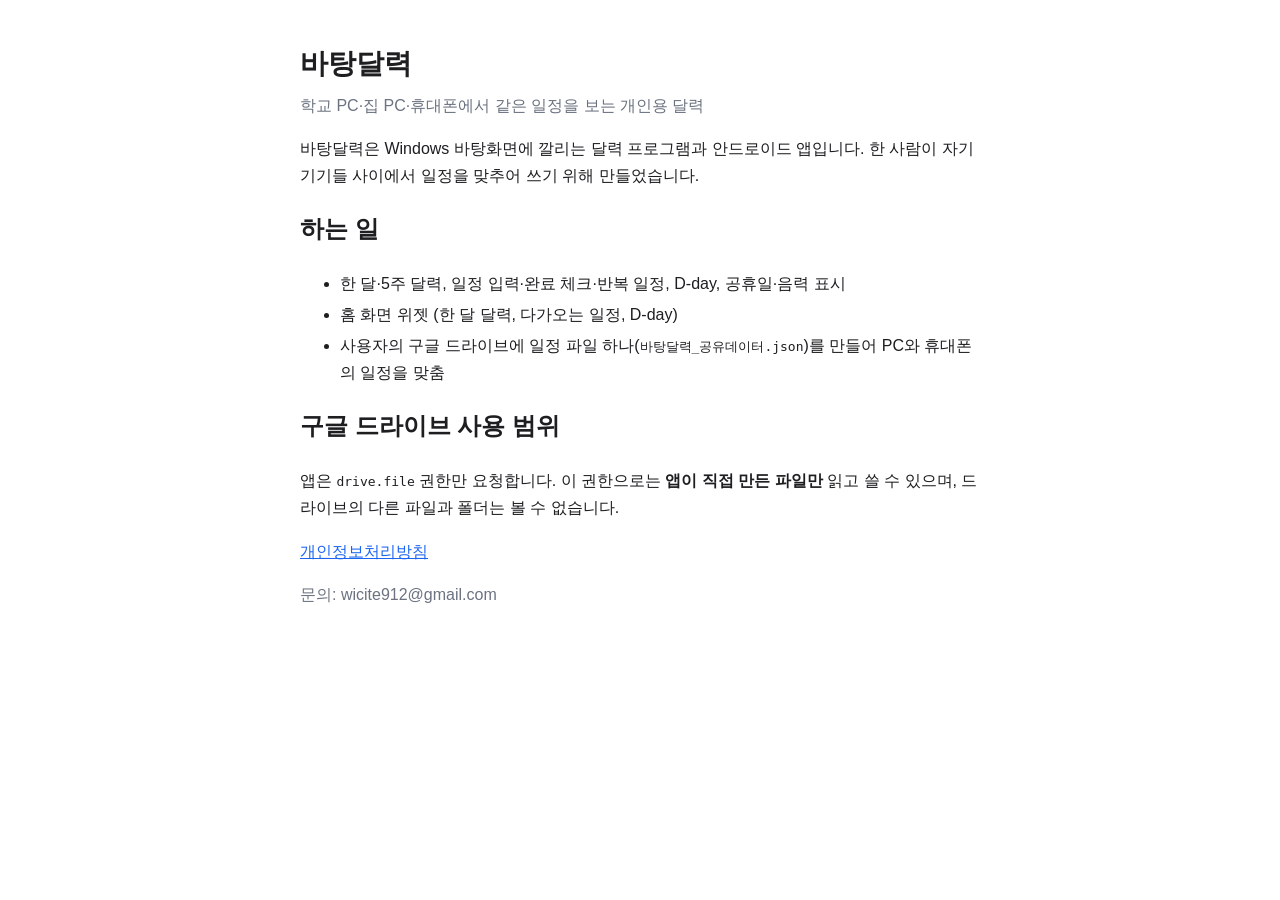
<file: index.html>
<!doctype html>
<html lang="ko">
<head>
<meta charset="utf-8">
<meta name="viewport" content="width=device-width, initial-scale=1">
<title>바탕달력</title>
<style>
  body { font-family: -apple-system, "Segoe UI", "Malgun Gothic", sans-serif; max-width: 680px; margin: 40px auto; padding: 0 20px; line-height: 1.7; color: #1e1e21; }
  h1 { font-size: 28px; margin-bottom: 4px; } .sub { color: #6b7280; margin-top: 0; }
  a { color: #1c64f2; } li { margin: 4px 0; }
</style>
</head>
<body>
<h1>바탕달력</h1>
<p class="sub">학교 PC·집 PC·휴대폰에서 같은 일정을 보는 개인용 달력</p>
<p>바탕달력은 Windows 바탕화면에 깔리는 달력 프로그램과 안드로이드 앱입니다. 한 사람이 자기 기기들 사이에서 일정을 맞추어 쓰기 위해 만들었습니다.</p>
<h2>하는 일</h2>
<ul>
  <li>한 달·5주 달력, 일정 입력·완료 체크·반복 일정, D-day, 공휴일·음력 표시</li>
  <li>홈 화면 위젯 (한 달 달력, 다가오는 일정, D-day)</li>
  <li>사용자의 구글 드라이브에 일정 파일 하나(<code>바탕달력_공유데이터.json</code>)를 만들어 PC와 휴대폰의 일정을 맞춤</li>
</ul>
<h2>구글 드라이브 사용 범위</h2>
<p>앱은 <code>drive.file</code> 권한만 요청합니다. 이 권한으로는 <b>앱이 직접 만든 파일만</b> 읽고 쓸 수 있으며, 드라이브의 다른 파일과 폴더는 볼 수 없습니다.</p>
<p><a href="privacy.html">개인정보처리방침</a></p>
<p class="sub">문의: wicite912@gmail.com</p>
</body>
</html>
</file>
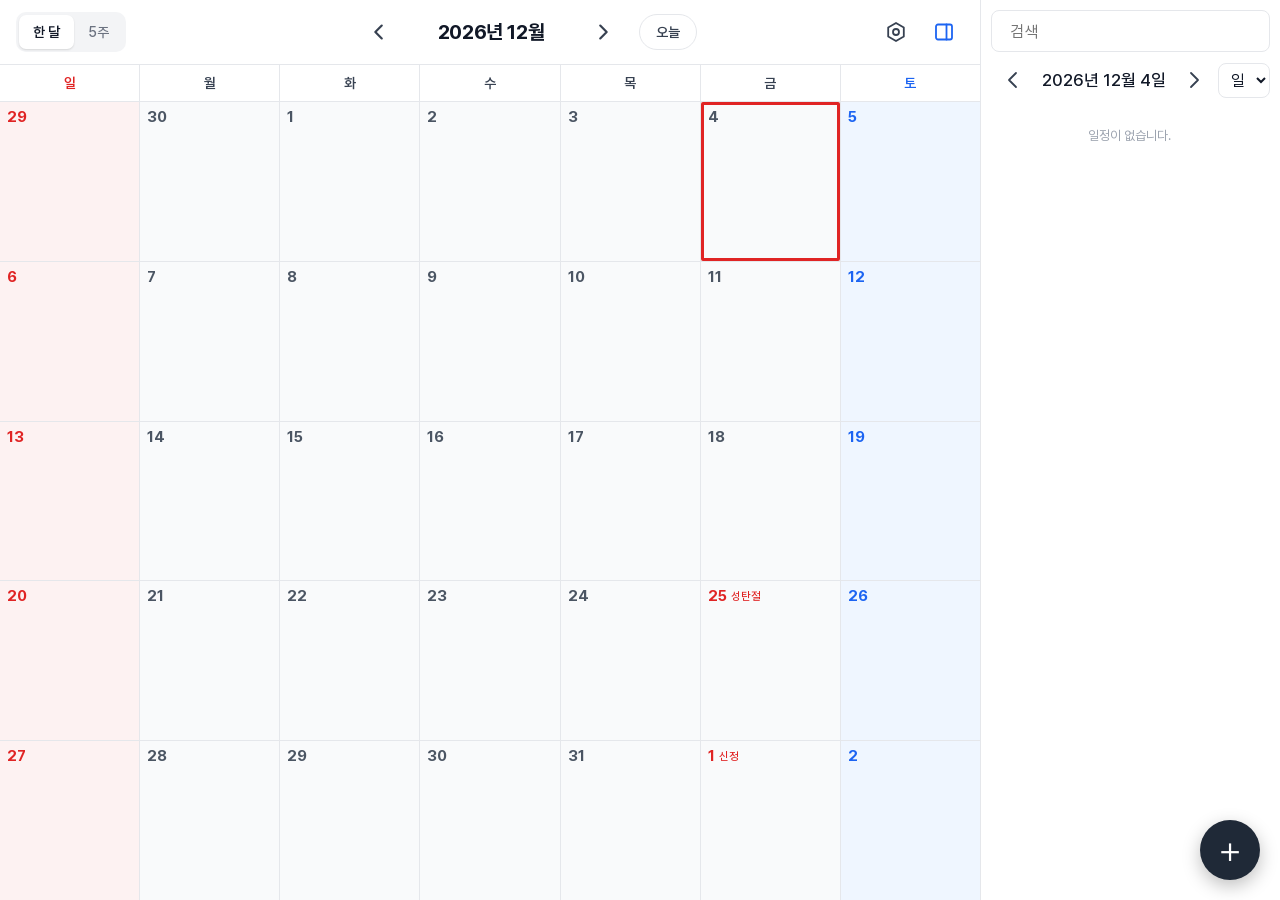
<file: cal/index.html>
<!doctype html>
<html lang="ko">
<head>
  <meta charset="UTF-8" />
  <meta name="viewport" content="width=device-width, initial-scale=1, maximum-scale=1, user-scalable=no, viewport-fit=cover" />
  <meta name="apple-mobile-web-app-capable" content="yes" />
  <meta name="mobile-web-app-capable" content="yes" />
  <meta name="apple-mobile-web-app-status-bar-style" content="default" />
  <meta name="apple-mobile-web-app-title" content="바탕달력" />
  <link rel="manifest" href="manifest.json" />
  <link rel="apple-touch-icon" href="apple-touch-icon.png" />
  <title>바탕달력</title>
  <link rel="stylesheet" href="style.css" />
  <link rel="stylesheet" href="web.css" />
</head>
<body>
  <div id="app">
    <section id="main">
      <header id="top">
        <div class="nav">
          <div class="vm" id="vm" title="보기 방식"><button data-v="month">한 달</button><button data-v="rolling">5주</button></div>
        </div>
        <div class="center">
          <button class="arrow" id="prev" title="이전"><svg viewBox="0 0 24 24"><path d="M15 5l-7 7 7 7"/></svg></button>
          <time id="title" title="오늘로"></time>
          <button class="arrow" id="next" title="다음"><svg viewBox="0 0 24 24"><path d="M9 5l7 7-7 7"/></svg></button>
          <button class="todaybtn" id="today" title="오늘로 이동">오늘</button>
          <span id="print-stamp"></span>
        </div>
        <div class="tools">
          <div id="editpill">편집 중 <button id="btn-done">끝내기 (Esc)</button></div>
          <span id="sync-ind" class="sync-ind" hidden title="여러 컴퓨터 공유 중">☁</span>
          <input type="range" id="opacity" min="15" max="100" title="투명도" />
          <button class="hb" id="btn-icons" title="아이콘 배치"><svg viewBox="0 0 24 24"><circle cx="12" cy="12" r="8.5"/><path d="M8.8 14.2c.8 1.1 1.9 1.7 3.2 1.7s2.4-.6 3.2-1.7"/><path d="M9.2 9.8h.01M14.8 9.8h.01" stroke-width="2.6"/></svg></button>
          <button class="hb" id="btn-pin" title="위치 고정"><svg viewBox="0 0 24 24"><path d="M9 4h6l-1 6 3 3H7l3-3-1-6z"/><path d="M12 13v7"/></svg></button>
          <button class="hb" id="btn-hide" title="숨기기"><svg viewBox="0 0 24 24"><path d="M6 6l12 12M18 6L6 18"/></svg></button>
          <button class="hb" id="btn-set" title="설정"><svg viewBox="0 0 24 24"><path d="M12 3l7.8 4.5v9L12 21l-7.8-4.5v-9z"/><circle cx="12" cy="12" r="3"/></svg></button>
          <button class="hb" id="btn-side" title="사이드바"><svg viewBox="0 0 24 24"><rect x="4" y="4.5" width="16" height="15" rx="2"/><path d="M14.5 4.5v15"/></svg></button>
        </div>
      </header>
      <div id="ddays"></div>
      <div id="weekdays"></div>
      <div id="board">
        <div id="grid"></div>
        <div id="bar-labels"></div>
        <div id="icon-layer"></div>
        <div id="drop-hint">여기에 놓으면 바로가기 아이콘이 생겨요</div>
      </div>
      <!-- 아이콘 팔레트 -->
      <section id="palette" hidden>
        <div class="pal-head">
          <div class="pal-tabs" id="pal-tabs"></div>
          <div class="pal-actions">
            <button class="pill" id="pal-image">이미지</button>
            <button class="pill" id="pal-file">파일</button>
            <button class="pill" id="pal-folder">폴더</button>
            <button class="pill" id="pal-link">웹 주소</button>
            <label class="scope"><input type="checkbox" id="pal-month" /> 이번 달에만</label>
            <button class="pill primary" id="pal-done">완료</button>
          </div>
        </div>
        <div class="pal-grid" id="pal-grid"></div>
      </section>
    </section>

    <!-- 사이드바 (스케두) -->
    <aside id="side" hidden>
      <div class="search"><svg viewBox="0 0 24 24"><circle cx="11" cy="11" r="6.5"/><path d="M16 16l4 4"/></svg><input id="q" placeholder="검색" /></div>
      <div class="side-nav">
        <button class="hb sm" id="s-prev"><svg viewBox="0 0 24 24"><path d="M15 5l-7 7 7 7"/></svg></button>
        <span id="side-date"></span>
        <button class="hb sm" id="s-next"><svg viewBox="0 0 24 24"><path d="M9 5l7 7-7 7"/></svg></button>
        <select id="side-type"><option>일</option><option>주</option><option>월</option></select>
      </div>
      <div id="side-list"></div>
    </aside>
  </div>


  <!-- 일정 입력 (스케두 형식) -->
  <div class="backdrop" id="ev-modal" hidden>
    <form class="modal" id="ev-form" autocomplete="off">
      <div class="row between"><label class="lbl nomb">일정명</label><button type="button" class="copybtn" id="b-copy" title="이 일정을 복사해서 새 일정 만들기">⧉ 복사</button></div>
      <div class="titlerow"><input id="f-title" class="inp" placeholder="일정명을 입력하세요" /><button type="button" id="f-sticker" title="스티커 붙이기"><span class="none"><svg viewBox="0 0 24 24"><circle cx="12" cy="12" r="9" stroke-dasharray="2.2 2.2"/><circle cx="9.2" cy="10.2" r=".6" fill="currentColor"/><circle cx="14.8" cy="10.2" r=".6" fill="currentColor"/><path d="M8.6 14c.9 1.2 2 1.8 3.4 1.8s2.5-.6 3.4-1.8"/></svg></span><span class="em"></span></button></div>
      <div id="stk-pop" hidden><div class="stk-tabs"></div><div class="stk-grid"></div><button type="button" class="stk-clear">스티커 빼기</button></div>
      <div class="row between mt">
        <label class="lbl nomb">일정</label>
        <label class="switch"><span>종일</span><input type="checkbox" id="f-allday" /><i></i></label>
      </div>
      <div class="row dates">
        <input type="date" id="f-sdate" class="inp d" />
        <input type="text" id="f-stime" class="inp t" maxlength="5" placeholder="09:00" inputmode="numeric" />
        <span class="tilde">~</span>
        <input type="date" id="f-edate" class="inp d" />
        <input type="text" id="f-etime" class="inp t" maxlength="5" placeholder="10:00" inputmode="numeric" />
      </div>
      <div class="row line">
        <label class="lbl inl">반복</label>
        <select id="f-repeat" class="inp"></select>
      </div>
      <div class="row line" id="until-row">
        <label class="lbl inl">종료</label>
        <input type="date" id="f-until" class="inp d" /><span class="note">까지 (비우면 계속)</span>
      </div>
      <div class="row line">
        <label class="lbl inl">위치</label>
        <div class="join">
          <input id="f-loc" class="inp" placeholder="위치를 입력하세요" />
          <button type="button" class="sbtn" id="f-locsearch" title="지도에서 찾기"><svg viewBox="0 0 24 24"><circle cx="11" cy="11" r="6.5"/><path d="M16 16l4 4"/></svg></button>
        </div>
      </div>
      <div class="row line">
        <label class="lbl inl">알림</label>
        <select id="f-alarm" class="inp auto"></select><span class="note" id="alarm-unit">일전</span>
      </div>
      <div class="row line">
        <label class="lbl inl wide">캘린더 / 색상</label>
        <div class="calsel">
          <button type="button" id="f-calbtn"><i></i><span></span><svg viewBox="0 0 24 24"><path d="M7 10l5 5 5-5"/></svg></button>
          <button type="button" id="f-colbtn" title="일정 색상"><i></i></button>
        </div>
      </div>
      <div class="row line">
        <label class="lbl inl wide">D-day</label>
        <label class="switch"><input type="checkbox" id="f-dday" /><i></i><span>달력 위쪽에 D-day 카드로 띄우기</span></label>
      </div>
      <div class="row line">
        <label class="lbl inl wide">휴일</label>
        <label class="switch"><input type="checkbox" id="f-holiday" /><i></i><span>빨간 날로 표시 (재량휴업일·개교기념일 등)</span></label>
      </div>
      <div class="row line" id="order-row">
        <label class="lbl inl wide">같은 날 순서</label>
        <div class="ord">
          <button type="button" data-dir="top" title="맨 위로">⤒ 맨 위로</button>
          <button type="button" data-dir="up" title="한 칸 위로">▲</button>
          <button type="button" data-dir="down" title="한 칸 아래로">▼</button>
          <button type="button" data-dir="bottom" title="맨 아래로">⤓</button>
        </div>
        <span class="note" id="ord-pos"></span>
      </div>
      <label class="lbl mt">상세내용</label>
      <textarea id="f-memo" class="inp" rows="4"></textarea>
      <div class="foot">
        <button type="button" class="btn gray" data-close>취소</button>
        <button type="button" class="btn green" id="b-done">완료</button>
        <button type="submit" class="btn blue" id="b-save">추가</button>
        <button type="button" class="btn red" id="b-del">삭제</button>
      </div>
    </form>
  </div>

  <!-- 설정 -->
  <div class="backdrop" id="set-modal" hidden>
    <div class="modal wide">
      <div class="m-head"><b>설정</b><span class="ver" id="app-ver"></span><button type="button" class="hb sm" data-close><svg viewBox="0 0 24 24"><path d="M6 6l12 12M18 6L6 18"/></svg></button></div>
      <div class="set-row"><span>테마</span><div class="seg" id="s-theme"><button data-v="0">라이트</button><button data-v="1">다크</button></div></div>
      <div class="set-row"><span>확대/축소</span><div class="seg" id="s-zoom"><button data-v="0.85">아주작게</button><button data-v="0.92">작게</button><button data-v="1">보통</button><button data-v="1.1">크게</button><button data-v="1.22">아주크게</button></div></div>
      <div class="set-row"><span>보기 방식</span><div class="seg" id="s-view"><button data-v="month">한 달</button><button data-v="rolling">5주 (이번 주가 2번째 줄)</button></div></div>
      <div class="set-row"><span>주 시작</span><div class="seg" id="s-week"><button data-v="0">일요일</button><button data-v="1">월요일</button></div></div>
      <div class="set-row"><span>바탕화면</span>
        <label class="chk"><input type="checkbox" id="s-desk" /> 바탕화면 더블클릭으로 일정 입력</label></div>
      <div class="set-row"><span>표시</span>
        <label class="chk"><input type="checkbox" id="s-holiday" /> 공휴일</label>
        <label class="chk"><input type="checkbox" id="s-sound" /> 알림소리</label>
        <label class="chk"><input type="checkbox" id="s-auto" /> 부팅시 실행</label></div>
      <div class="set-row"><span>못 끝낸 일정</span>
        <label class="chk"><input type="checkbox" id="s-missdot" /> 빨간 점 표시</label>
        <label class="chk"><input type="checkbox" id="s-misscarry" /> 오늘 칸으로 넘겨 보이기 (최근 30일)</label></div>
      <div class="set-row top"><span>캘린더</span><div id="s-cals" class="cal-list"></div></div>
      <div class="set-row"><span>학사일정</span>
        <button class="pill primary" id="s-import-school">학사일정 한 번에 넣기</button>
        <span class="note small">엑셀·한글 학사일정표를 복사해서 붙여넣기</span></div>
      <div class="set-row top"><span>구글 드라이브<br/>공유</span>
        <div class="syncbox">
          <div id="sync-state" class="sync-state"></div>
          <div class="row">
            <button class="pill primary" id="s-sync-choose">공유 폴더 고르기</button>
            <button class="pill" id="s-sync-now">지금 맞추기</button>
            <button class="pill" id="s-sync-off">공유 끄기</button>
          </div>
          <label class="chk"><input type="checkbox" id="s-autopdf" /> 일정이 바뀌면 공유 폴더에 PDF(<b>바탕달력_달력.pdf</b>)도 저장 — PC에서 휴대폰 없이 볼 때 (기본: 끔 · 메모리를 더 씀)</label>
          <div class="row"><button class="pill" id="s-pdf-now">지금 PDF 만들기</button><span class="note small" id="pdf-state"></span></div>
          <p class="hint web-hint">[구글 로그인으로 연결]을 누르면 휴대폰 앱·PC와 같은 <b>바탕달력_공유데이터.json</b>(구글 드라이브 <b>바탕달력_공유</b> 폴더)으로 일정을 맞춰요. 권한은 이 앱이 만든 파일만 볼 수 있는 최소 권한이에요. 로그인은 한 시간쯤 지나면 다시 확인하는데, 보통 저절로 넘어가요. 머리줄의 ☁ 가 깜빡이면 눌러서 다시 로그인하세요.</p>
          <p class="hint">휴대폰 바탕달력 앱은 설정 → [공유 파일 직접 고르기]에서 이 폴더의 <b>바탕달력_공유데이터.json</b>을 고르면 함께 맞춰져요. 구글 드라이브의 <b>내 드라이브</b> 안에 '바탕달력' 같은 폴더를 하나 만들고 고르세요. 다른 컴퓨터에서도 <b>같은 폴더</b>를 고르면 일정이 합쳐지고, 이후로는 한쪽에서 고치면 몇 초 안에 다른 쪽에도 반영돼요. (창 위치·투명도 같은 설정은 컴퓨터마다 따로)</p>
        </div></div>
      <div class="set-row"><span>데이터</span>
        <button class="pill" id="s-export">백업 저장</button>
        <button class="pill" id="s-import">백업 불러오기</button>
        <button class="pill" id="s-clear-icons">아이콘 모두 지우기</button>
        <button class="pill" id="s-quit">프로그램 종료</button></div>
      <p class="hint" id="set-hint">바탕화면 빈 곳에서 날짜 칸 더블클릭 → 일정 추가 · 일정 더블클릭 → 수정 · 달 넘기기: ‹ › 화살표 또는 달력 위에서 마우스 휠<br/>Ctrl+Shift+X → 편집 모드(창 옮기기·크기 조절·설정) ↔ 바탕화면으로</p>
    </div>
  </div>

  <div class="backdrop" id="imp-modal" hidden>
    <div class="modal wide imp">
      <div class="m-head"><b>학사일정 한 번에 넣기</b><button type="button" class="hb sm" data-close><svg viewBox="0 0 24 24"><path d="M6 6l12 12M18 6L6 18"/></svg></button></div>
      <div class="row imp-opts">
        <label class="lbl inl wide">학년도</label><select id="imp-year" class="inp auto"></select>
        <label class="lbl inl wide">넣을 캘린더</label><select id="imp-cal" class="inp auto"></select>
      </div>
      <textarea id="imp-text" class="inp" rows="7" placeholder="엑셀·한글·메모장의 학사일정을 그대로 붙여넣으세요.&#10;예) 3월 2일(월) 입학식&#10;    3.9~3.11 수련회&#10;    5.4 재량휴업일&#10;    (엑셀) 6 ⇥ 5 ⇥ 금 ⇥ 현장체험학습"></textarea>
      <div class="imp-sum" id="imp-sum">붙여넣으면 아래에 미리보기가 나와요.</div>
      <div class="imp-list" id="imp-list"></div>
      <div class="foot"><button type="button" class="btn gray" data-close>취소</button><button type="button" class="btn blue" id="imp-go" disabled>넣기</button></div>
    </div>
  </div>
  <div id="ctx" class="ctx" hidden></div>
  <div id="toast" class="toast" hidden></div>
  <div id="undo" class="undo" hidden><span id="undo-msg"></span><button id="undo-btn" type="button">되돌리기</button></div>

  <script src="recur.js"></script>
  <script src="importer.js"></script>
  <script src="holidays.js"></script>
  <button id="web-add" type="button" aria-label="새 일정">＋</button>
  <script src="config.js"></script>
  <script src="webapi.js"></script>
  <script src="app.js"></script>
</body>
</html>
</file>
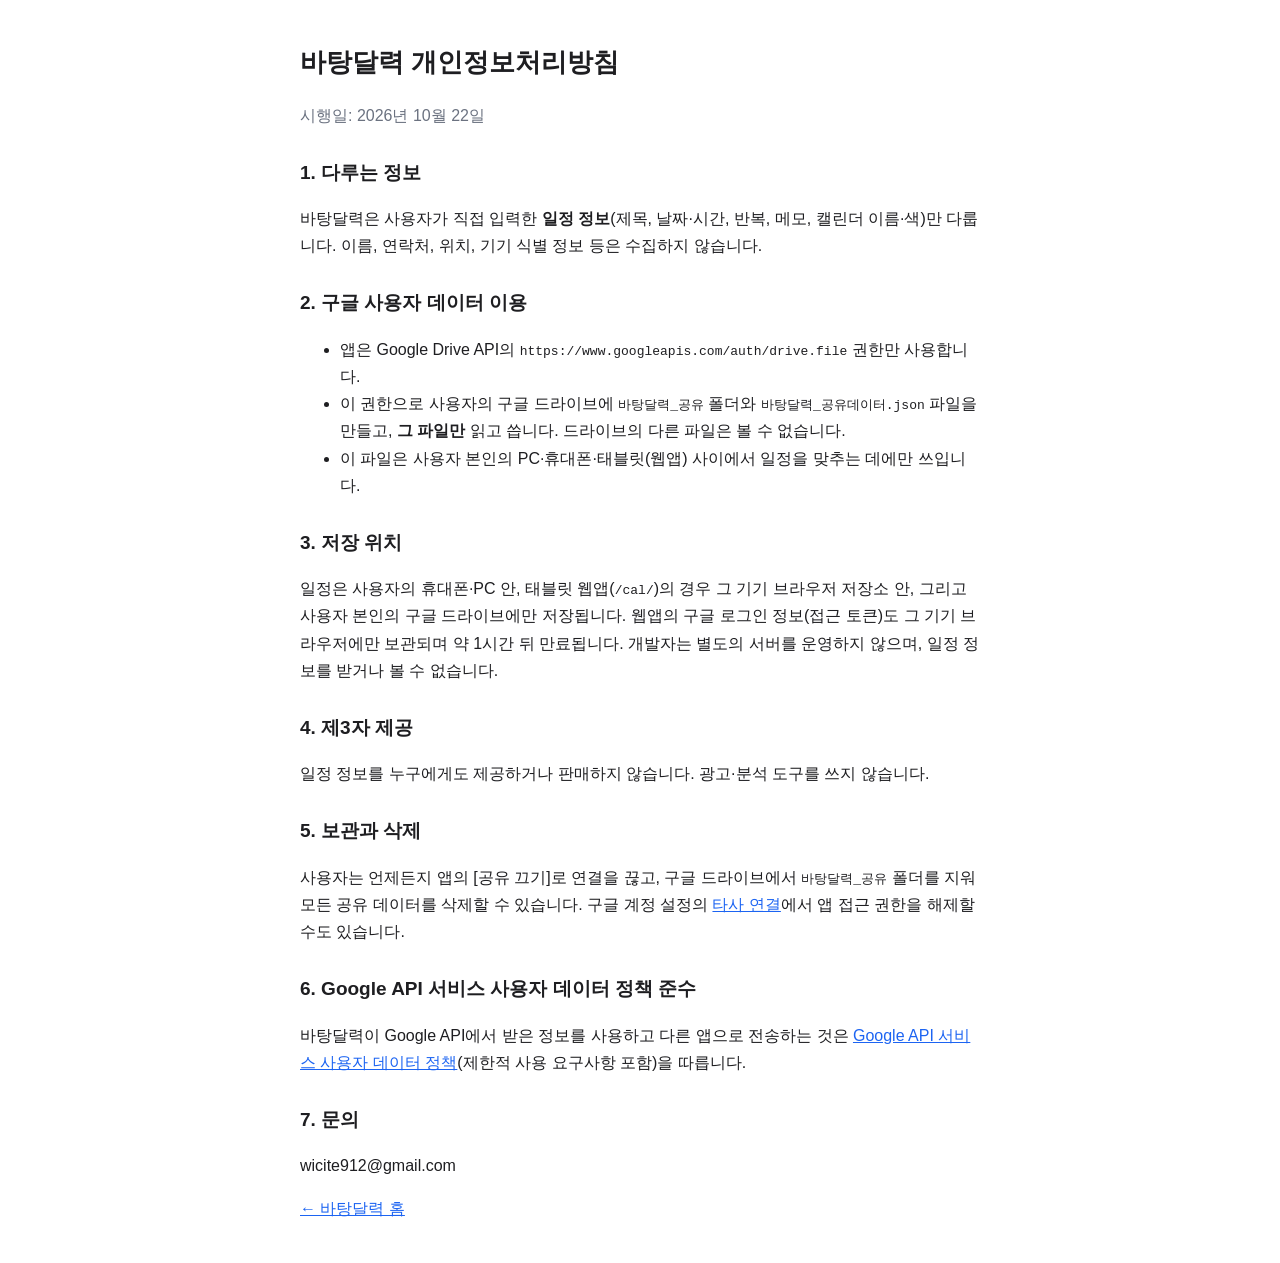
<file: privacy.html>
<!doctype html>
<html lang="ko">
<head>
<meta charset="utf-8">
<meta name="viewport" content="width=device-width, initial-scale=1">
<title>바탕달력 개인정보처리방침</title>
<style>
  body { font-family: -apple-system, "Segoe UI", "Malgun Gothic", sans-serif; max-width: 680px; margin: 40px auto; padding: 0 20px; line-height: 1.7; color: #1e1e21; }
  h1 { font-size: 26px; } h2 { font-size: 19px; margin-top: 28px; } .sub { color: #6b7280; } a { color: #1c64f2; }
</style>
</head>
<body>
<h1>바탕달력 개인정보처리방침</h1>
<p class="sub">시행일: 2026년 10월 22일</p>

<h2>1. 다루는 정보</h2>
<p>바탕달력은 사용자가 직접 입력한 <b>일정 정보</b>(제목, 날짜·시간, 반복, 메모, 캘린더 이름·색)만 다룹니다. 이름, 연락처, 위치, 기기 식별 정보 등은 수집하지 않습니다.</p>

<h2>2. 구글 사용자 데이터 이용</h2>
<ul>
  <li>앱은 Google Drive API의 <code>https://www.googleapis.com/auth/drive.file</code> 권한만 사용합니다.</li>
  <li>이 권한으로 사용자의 구글 드라이브에 <code>바탕달력_공유</code> 폴더와 <code>바탕달력_공유데이터.json</code> 파일을 만들고, <b>그 파일만</b> 읽고 씁니다. 드라이브의 다른 파일은 볼 수 없습니다.</li>
  <li>이 파일은 사용자 본인의 PC·휴대폰·태블릿(웹앱) 사이에서 일정을 맞추는 데에만 쓰입니다.</li>
</ul>

<h2>3. 저장 위치</h2>
<p>일정은 사용자의 휴대폰·PC 안, 태블릿 웹앱(<code>/cal/</code>)의 경우 그 기기 브라우저 저장소 안, 그리고 사용자 본인의 구글 드라이브에만 저장됩니다. 웹앱의 구글 로그인 정보(접근 토큰)도 그 기기 브라우저에만 보관되며 약 1시간 뒤 만료됩니다. 개발자는 별도의 서버를 운영하지 않으며, 일정 정보를 받거나 볼 수 없습니다.</p>

<h2>4. 제3자 제공</h2>
<p>일정 정보를 누구에게도 제공하거나 판매하지 않습니다. 광고·분석 도구를 쓰지 않습니다.</p>

<h2>5. 보관과 삭제</h2>
<p>사용자는 언제든지 앱의 [공유 끄기]로 연결을 끊고, 구글 드라이브에서 <code>바탕달력_공유</code> 폴더를 지워 모든 공유 데이터를 삭제할 수 있습니다. 구글 계정 설정의 <a href="https://myaccount.google.com/connections">타사 연결</a>에서 앱 접근 권한을 해제할 수도 있습니다.</p>

<h2>6. Google API 서비스 사용자 데이터 정책 준수</h2>
<p>바탕달력이 Google API에서 받은 정보를 사용하고 다른 앱으로 전송하는 것은 <a href="https://developers.google.com/terms/api-services-user-data-policy">Google API 서비스 사용자 데이터 정책</a>(제한적 사용 요구사항 포함)을 따릅니다.</p>

<h2>7. 문의</h2>
<p>wicite912@gmail.com</p>
<p><a href="./">← 바탕달력 홈</a></p>
</body>
</html>
</file>
<file: cal/style.css>
/* Pretendard (스케두와 같은 글꼴) — 자주 쓰는 한글 2,350자 묶음 4가지 굵기만 (메모리 절약) */
@font-face { font-family: 'Pretendard'; src: url('fonts/Pretendard-Regular.subset.woff2') format('woff2'); font-weight: 400; font-display: block; }
@font-face { font-family: 'Pretendard'; src: url('fonts/Pretendard-Medium.subset.woff2') format('woff2'); font-weight: 500; font-display: block; }
@font-face { font-family: 'Pretendard'; src: url('fonts/Pretendard-SemiBold.subset.woff2') format('woff2'); font-weight: 600; font-display: block; }
@font-face { font-family: 'Pretendard'; src: url('fonts/Pretendard-Bold.subset.woff2') format('woff2'); font-weight: 700 900; font-display: block; }
/* 스케두 색상 (Tailwind gray 계열) */
:root {
  --a: 1;
  --app: 255 255 255;            /* bg-white */
  --cell: 249 250 251;           /* bg-gray-50 */
  --cell-h: 243 244 246;         /* hover:bg-gray-100 */
  --sun: 253 242 242;            /* bg-red-50 */
  --sat: 239 246 255;            /* bg-blue-50 */
  --line: 229 231 235;           /* gray-200 */
  --ink: #111827; --ink2: #374151; --num: #4b5563; --ev: #6b7280; --mute: #9ca3af;
  --blue: #1c64f2; --blue7: #1a56db; --red: #e02424;
  --field: #f9fafb; --field-line: #d1d5db; --modal: #fff; --pill: #f3f4f6;
}
:root.dark {
  --app: 55 65 81;               /* gray-700 */
  --cell: 31 41 55;              /* gray-800 */
  --cell-h: 55 65 81;
  --sun: 85 51 51;
  --sat: 51 51 85;
  --line: 75 85 99;              /* gray-600 */
  --ink: #fff; --ink2: #e5e7eb; --num: #e5e7eb; --ev: #d1d5db; --mute: #9ca3af;
  --field: #374151; --field-line: #4b5563; --modal: #1f2937; --pill: #374151;
}
* { box-sizing: border-box; }
html, body { margin: 0; height: 100%; background: transparent; overflow: hidden; }
body { font-family: 'Pretendard', sans-serif !important; color: var(--ink); font-size: 14px; -webkit-font-smoothing: antialiased; user-select: none; }
button, input, select, textarea { font-family: inherit; font-size: inherit; color: inherit; }
button { cursor: pointer; }
[hidden] { display: none !important; }
svg { width: 22px; height: 22px; fill: none; stroke: currentColor; stroke-width: 1.8; stroke-linecap: round; stroke-linejoin: round; }

#app { position: absolute; inset: 0; display: flex; border-radius: 16px; overflow: hidden; background: rgb(var(--app) / var(--a)); }
#main { flex: 1; display: flex; flex-direction: column; min-width: 0; }

/* 헤더 */
#top { height: 60px; flex: none; display: flex; align-items: center; justify-content: space-between; padding: 0 16px 0 20px; -webkit-app-region: drag; }
body.locked #top, body:not(.editing) #top { -webkit-app-region: no-drag; }
#top button, #top input { -webkit-app-region: no-drag; }
.nav { display: flex; align-items: center; gap: 2px; }
#title { font-size: 18px; font-weight: 700; color: var(--ink); margin-left: 10px; letter-spacing: -.01em; cursor: pointer; }
.tools { display: flex; align-items: center; gap: 4px; }
.hb { width: 32px; height: 32px; border: 0; background: transparent; border-radius: 8px; color: var(--ink2); display: inline-grid; place-items: center; padding: 0; }
.hb:hover { background: rgb(var(--cell-h)); }
.hb.on { color: var(--blue); }
.hb.sm { width: 26px; height: 26px; } .hb.sm svg { width: 18px; height: 18px; }
#opacity { width: 64px; margin-right: 6px; accent-color: var(--ink2); height: 4px; }

/* 요일 */
#weekdays { display: grid; grid-template-columns: repeat(7, 1fr); gap: 1px; background: rgb(var(--line) / var(--a)); border-top: 1px solid rgb(var(--line) / var(--a)); border-bottom: 1px solid rgb(var(--line) / var(--a)); flex: none; }
#weekdays div { background: rgb(var(--app) / var(--a)); text-align: center; font-size: 14px; font-weight: 600; color: var(--ink2); line-height: 36px; }

/* 달력 칸 */
#board { position: relative; flex: 1; min-height: 0; }
#grid { position: absolute; inset: 0; display: grid; grid-template-columns: repeat(7, 1fr); gap: 1px; background: rgb(var(--line) / var(--a)); }
.cell { background: rgb(var(--cell) / var(--a)); padding: 4px 0 0; overflow: hidden; display: flex; flex-direction: column; min-width: 0; min-height: 0; }
.cell.sun { background: rgb(var(--sun) / var(--a)); }
.cell.sat { background: rgb(var(--sat) / var(--a)); }
.cell:hover, .cell.sel { background: rgb(var(--cell-h) / var(--a)); }
.cell.sun:hover, .cell.sun.sel { background: rgb(254 226 226 / var(--a)); }
:root.dark .cell.sun:hover, :root.dark .cell.sun.sel { background: rgb(100 60 60 / var(--a)); }
.dhead { display: flex; align-items: center; min-height: 24px; margin-bottom: 4px; padding-left: 6px; }
.hname { font-size: 11px; color: #e02424; font-weight: 500; white-space: nowrap; overflow: hidden; text-overflow: ellipsis; }
.dnum { margin-left: auto; margin-right: 10px; font-size: 14px; color: var(--num); line-height: 20px; }
.cell.hol .dnum { color: #e02424; }
.cell.today .dnum { width: 24px; height: 24px; line-height: 24px; margin-right: 6px; text-align: center; border-radius: 9999px; background: var(--blue); color: #fff; }
.evs { display: flex; flex-direction: column; gap: 1.3px; min-height: 0; }
/* 종일·여러 날 일정: 색 막대 */
.bar { height: 18.4px; line-height: 18.4px; font-size: 12px; color: #fff; text-align: left; white-space: nowrap; overflow: hidden; border: 0; padding: 0 4px 0 4px; letter-spacing: -.025em; cursor: pointer; }
.bar.s { border-top-left-radius: 4px; border-bottom-left-radius: 4px; margin-left: 4px; }
.bar.e { border-top-right-radius: 4px; border-bottom-right-radius: 4px; margin-right: 4px; }
.bar:hover { filter: brightness(1.25); }
.gap { height: 18.4px; }
/* 시간 일정: 점 + 글자 */
.tev { display: flex; align-items: center; gap: 5px; font-size: 12px; color: var(--ev); padding: 0 8px; height: 18.7px; white-space: nowrap; overflow: hidden; cursor: pointer; letter-spacing: -.02em; }
.tev i { width: 6px; height: 6px; border-radius: 3px; flex: none; }
.tev span { overflow: hidden; text-overflow: ellipsis; }
.tev:hover { color: var(--ink); }
.past { opacity: .3; }
.more { font-size: 12px; color: var(--ev); padding: 0 8px; cursor: pointer; line-height: 18px; }
.more:hover { color: var(--blue); }

/* 사이드바 */
#side { width: 256px; flex: none; border-left: 1px solid rgb(var(--line) / var(--a)); padding: 8px; display: flex; flex-direction: column; gap: 6px; background: rgb(var(--app) / var(--a)); }
.search { display: flex; align-items: center; gap: 6px; border: 1px solid rgb(var(--line)); border-radius: 8px; padding: 0 10px; height: 38px; background: rgb(var(--app)); color: var(--ev); }
.search svg { width: 20px; height: 20px; }
.search input { border: 0; outline: none; background: transparent; flex: 1; font-size: 14px; color: var(--ink); }
.side-nav { display: flex; align-items: center; gap: 2px; font-size: 16px; font-weight: 500; color: var(--ink); }
.side-nav #side-date { flex: 1; text-align: center; white-space: nowrap; }
.side-nav select { border: 1px solid rgb(var(--line)); border-radius: 8px; background: rgb(var(--app)); padding: 4px 6px; font-size: 13px; }
#side-list { overflow-y: auto; flex: 1; display: flex; flex-direction: column; gap: 4px; }
.si { border-radius: 6px; padding: 5px 6px; background: rgb(var(--sun) / .8); cursor: pointer; }
.si.c2 { background: rgb(var(--cell-h) / .8); }
.si .meta { display: flex; gap: 4px; flex-wrap: wrap; }
.si .tag { font-size: 12px; color: #fff; border-radius: 4px; padding: 1px 5px; }
.si .tm { font-size: 12px; color: var(--ink2); background: rgb(var(--line)); border-radius: 4px; padding: 1px 5px; }
.si .tt { text-align: center; font-size: 13.5px; color: var(--ink); margin-top: 4px; }
.si.past { opacity: .5; }
.sh { font-size: 12.5px; font-weight: 600; color: var(--ev); margin: 4px 2px 0; }
.empty { color: var(--mute); text-align: center; padding: 20px 0; font-size: 13px; }

/* 편집 표시 */
#editpill { background: rgba(28, 100, 242, .1); color: var(--blue); font-size: 12px; font-weight: 600; padding: 3px 4px 3px 10px; border-radius: 999px; display: none; align-items: center; gap: 6px; margin-right: 6px; white-space: nowrap; }
#editpill button { border: 0; background: var(--blue); color: #fff; border-radius: 999px; padding: 2px 10px; font-weight: 600; font-size: 12px; -webkit-app-region: no-drag; }
body.editing.full #editpill { display: flex; }
body.editing.full #app { box-shadow: inset 0 0 0 2px var(--blue); }

/* 아이콘 레이어 */
#icon-layer { position: absolute; inset: 0; pointer-events: none; z-index: 5; }
.dicon { position: absolute; transform: translate(-50%, -50%); display: flex; flex-direction: column; align-items: center; pointer-events: none; }
.dicon .gl { display: grid; place-items: center; line-height: 1; filter: drop-shadow(0 1px 1.5px rgba(0, 0, 0, .18)); }
.dicon img { width: 100%; height: 100%; object-fit: contain; pointer-events: none; }
.dicon .cap { margin-top: 2px; font-size: 11px; font-weight: 500; max-width: 90px; text-align: center; white-space: nowrap; overflow: hidden; text-overflow: ellipsis; padding: 0 4px; border-radius: 4px; background: rgb(var(--app) / .75); }
body.editing .dicon.sc { pointer-events: auto; cursor: pointer; border-radius: 8px; padding: 3px; }
body.iconmode .dicon { pointer-events: auto; cursor: move; outline: 1.5px dashed rgba(28, 100, 242, .7); outline-offset: 2px; border-radius: 6px; }
body.iconmode .dicon.sel { outline: 2px solid var(--blue); background: rgba(28, 100, 242, .08); }
.dicon .rs, .dicon .x, .dicon .mo { display: none; position: absolute; }
body.iconmode .dicon .rs, body.iconmode .dicon .x { display: block; width: 16px; height: 16px; border-radius: 8px; background: var(--blue); color: #fff; font-size: 10px; line-height: 16px; text-align: center; }
body.iconmode .dicon .mo { display: block; left: -8px; top: -9px; font-size: 9px; padding: 0 4px; border-radius: 6px; background: #8250df; color: #fff; line-height: 14px; }
.dicon .rs { right: -9px; bottom: -9px; cursor: nwse-resize; }
.dicon .x { right: -9px; top: -9px; background: var(--red) !important; cursor: pointer; }
#drop-hint { position: absolute; inset: 0; z-index: 6; display: none; place-items: center; font-size: 15px; font-weight: 600; color: var(--blue); background: rgba(28, 100, 242, .08); border: 2px dashed var(--blue); pointer-events: none; }
#board.dragover #drop-hint { display: grid; }
#palette { border-top: 1px solid rgb(var(--line)); padding: 8px 12px; background: rgb(var(--app)); }
.pal-head { display: flex; justify-content: space-between; align-items: center; gap: 8px; flex-wrap: wrap; }
.pal-tabs { display: flex; gap: 2px; }
.pal-tabs button { border: 0; background: transparent; padding: 4px 9px; border-radius: 8px; font-size: 12px; font-weight: 600; color: var(--ev); }
.pal-tabs button.on { background: rgb(var(--cell-h)); color: var(--blue); }
.pal-actions { display: flex; gap: 5px; align-items: center; flex-wrap: wrap; }
.scope { font-size: 12px; color: var(--ev); display: flex; align-items: center; gap: 3px; margin: 0 4px; }
.pal-grid { display: flex; flex-wrap: wrap; gap: 2px; margin-top: 6px; max-height: 76px; overflow-y: auto; }
.pal-grid .pi { width: 34px; height: 34px; display: grid; place-items: center; font-size: 22px; border-radius: 8px; cursor: grab; }
.pal-grid .pi:hover { background: rgb(var(--cell-h)); transform: scale(1.12); }
.pill { border: 1px solid rgb(var(--line)); background: rgb(var(--app)); border-radius: 8px; padding: 4px 10px; font-size: 12.5px; color: var(--ink2); }
.pill:hover { border-color: var(--blue); }
.pill.primary { background: var(--blue); border-color: var(--blue); color: #fff; }

/* 입력창 (스케두) */
.backdrop { position: fixed; inset: 0; background: rgba(17, 24, 39, .5); display: grid; place-items: center; z-index: 50; border-radius: 16px; }
.modal { width: min(392px, calc(100vw - 24px)); max-height: calc(100vh - 16px); overflow-y: auto; background: var(--modal); border-radius: 8px; padding: 20px; box-shadow: 0 20px 25px -5px rgba(0, 0, 0, .1), 0 8px 10px -6px rgba(0, 0, 0, .1); user-select: text; }
.modal.wide { width: min(560px, calc(100vw - 24px)); }
.lbl { display: block; font-size: 14px; font-weight: 500; color: var(--ink); margin-bottom: 8px; }
.lbl.nomb { margin: 0; }
.lbl.inl { margin: 0; width: 40px; flex: none; }
.lbl.inl.wide { width: auto; margin-right: 6px; }
.mt { margin-top: 18px; }
.inp { width: 100%; border: 1px solid var(--field-line); background: var(--modal); border-radius: 8px; padding: 0 12px; height: 38px; font-size: 14px; outline: none; color: var(--ink); }
.inp::placeholder { color: var(--mute); }
.inp:focus { border-color: var(--blue); box-shadow: 0 0 0 1px var(--blue); }
textarea.inp { height: auto; padding: 10px 12px; resize: vertical; line-height: 1.5; }
.inp.auto { width: auto; padding-right: 6px; }
:root.dark .inp { color-scheme: dark; }
.row { display: flex; align-items: center; gap: 8px; }
.row.between { justify-content: space-between; margin-bottom: 8px; }
.row.line { margin-top: 12px; }
.row.dates { gap: 0; }
.row.dates .inp { height: 38px; padding: 0 10px; }
.row.dates .d { width: 105px; flex: none; }
.row.dates .t { width: 60px; flex: none; padding: 0 6px; margin-left: -1px; }
.row.dates .t { text-align: center; font-variant-numeric: tabular-nums; }
.row.dates .d { cursor: pointer; }
.row.dates .d::-webkit-calendar-picker-indicator { display: none; }
.tilde { margin: 0 8px; color: var(--ink2); }
.note { font-size: 14px; color: var(--ink); white-space: nowrap; }
.switch { display: inline-flex; align-items: center; gap: 8px; font-size: 14px; color: var(--ink2); cursor: pointer; }
.switch input { display: none; }
.switch i { width: 28px; height: 16px; border-radius: 8px; background: #e5e7eb; position: relative; transition: .15s; }
.switch i::after { content: ''; position: absolute; left: 2px; top: 2px; width: 12px; height: 12px; border-radius: 6px; background: #fff; transition: .15s; }
.switch input:checked + i { background: var(--blue); }
.switch input:checked + i::after { left: 14px; }
.join { display: flex; flex: 1; }
.join .inp { border-top-right-radius: 0; border-bottom-right-radius: 0; }
.sbtn { width: 38px; flex: none; border: 0; background: var(--blue); color: #fff; border-radius: 0 8px 8px 0; display: grid; place-items: center; }
.sbtn svg { width: 20px; height: 20px; }
.calsel { display: flex; border: 1px solid var(--field-line); border-radius: 8px; overflow: hidden; height: 38px; }
.calsel button { border: 0; background: var(--modal); display: flex; align-items: center; gap: 5px; padding: 0 8px; font-size: 14px; color: var(--ink); }
.calsel button + button { border-left: 1px solid var(--field-line); padding: 0 12px; }
.calsel i { width: 12px; height: 12px; border-radius: 3px; }
.calsel svg { width: 16px; height: 16px; stroke-width: 2.2; }
.foot { display: flex; gap: 8px; margin-top: 8px; }
.btn { flex: 1; height: 36px; border: 0; border-radius: 8px; font-size: 14px; font-weight: 500; }
.btn.gray { background: #e5e7eb; color: #111827; }
.btn.blue { background: var(--blue); color: #fff; }
.btn.red { background: var(--red); color: #fff; }
body.ev-edit .btn.blue { background: var(--blue7); }
.btn.green { background: #0e9f6e; color: #fff; }
.btn.green.undo { background: #6b7280; }
/* 완료한 일정: 취소선 + 흑백 */
.done { filter: grayscale(1); }
.bar.done { opacity: .55; }
.bar.done .t { text-decoration: line-through; }
.tev.done { opacity: .6; } .tev.done span { text-decoration: line-through; }
.si.done { filter: grayscale(1); opacity: .6; } .si.done .tt { text-decoration: line-through; }
.si { position: relative; }
.si .ck { position: absolute; right: 6px; top: 5px; width: 18px; height: 18px; border-radius: 9px; border: 1.5px solid var(--mute); background: transparent; padding: 0; display: grid; place-items: center; color: #fff; font-size: 11px; line-height: 1; }
.si .ck:hover { border-color: #0e9f6e; }
.si.done .ck { background: #6b7280; border-color: #6b7280; }
.btn:hover { filter: brightness(.96); }
/* 설정 */
.m-head { display: flex; justify-content: space-between; align-items: center; margin-bottom: 6px; font-size: 16px; }
.set-row { display: flex; align-items: center; gap: 8px; padding: 10px 0; border-bottom: 1px solid rgb(var(--line)); flex-wrap: wrap; font-size: 13.5px; }
.set-row.top { align-items: flex-start; }
.set-row > span:first-child { width: 72px; font-weight: 600; flex: none; }
.seg { display: inline-flex; border: 1px solid var(--field-line); border-radius: 8px; overflow: hidden; }
.seg button { border: 0; background: var(--modal); padding: 5px 10px; font-size: 12.5px; border-right: 1px solid var(--field-line); }
.seg button:last-child { border-right: 0; }
.seg button.on { background: var(--blue); color: #fff; }
.chk { display: flex; align-items: center; gap: 4px; margin-right: 8px; }
.cal-list { flex: 1; display: flex; flex-direction: column; gap: 6px; }
.cal-list .ci { display: flex; gap: 6px; align-items: center; }
.cal-list .inp { height: 32px; }
.hint { font-size: 12px; color: var(--ev); margin: 12px 0 0; line-height: 1.6; }
/* 메뉴·토스트·색상표 */
.ctx { position: fixed; z-index: 80; background: var(--modal); border-radius: 8px; box-shadow: 0 10px 25px rgba(0, 0, 0, .18); padding: 4px; min-width: 150px; border: 1px solid rgb(var(--line)); }
.ctx button.it { display: flex; align-items: center; gap: 8px; width: 100%; text-align: left; border: 0; background: transparent; padding: 7px 10px; border-radius: 6px; font-size: 13.5px; }
.ctx button.it:hover { background: rgb(var(--cell-h)); }
.ctx button.it i { width: 12px; height: 12px; border-radius: 3px; }
.ctx hr { border: 0; border-top: 1px solid rgb(var(--line)); margin: 3px 0; }
.swatches { display: grid; grid-template-columns: repeat(6, 24px); gap: 6px; padding: 8px; }
.swatches button { width: 24px; height: 24px; border-radius: 6px; border: 2px solid transparent; }
.swatches button.on { border-color: var(--ink); }
.toast { position: fixed; left: 50%; top: 18px; transform: translateX(-50%); background: rgba(17, 24, 39, .92); color: #fff; padding: 9px 18px; border-radius: 8px; font-size: 13.5px; z-index: 90; }
::-webkit-scrollbar { width: 6px; } ::-webkit-scrollbar-thumb { background: rgb(var(--line)); border-radius: 3px; }

/* 입력 전용 창: 달력은 숨기고 입력창만 (뒤의 달력은 바탕화면 층에 그대로) */
body.editor #app, body.editor #editpill { display: none !important; }
/* 불투명 창: 모서리 직각 */
body.solid #app, body.solid .backdrop { border-radius: 0; }

/* 입력 전용 창: 창 전체가 입력창 */
body.editor .backdrop { background: var(--modal); border-radius: 0; place-items: stretch; }
body.editor .modal { width: 100%; max-height: 100vh; border-radius: 0; box-shadow: none; }

/* 네이버 캘린더식 완료 체크박스 */
.bar { display: flex; align-items: center; }
.bar .t { overflow: hidden; text-overflow: ellipsis; }
.cb { flex: none; width: 12px; height: 12px; border-radius: 3px; display: inline-grid; place-items: center; font-size: 9px; font-weight: 700; line-height: 1; cursor: pointer; margin-right: 4px; transition: transform .1s; }
.cb:hover { transform: scale(1.25); }
.bar .cb { border: 1.5px solid rgba(255, 255, 255, .95); color: #6b7280; }
.bar.done .cb { background: #fff; }
.tev .cb { border: 1.5px solid var(--c); color: #fff; margin-right: 0; }
.tev.done .cb { background: #6b7280; border-color: #6b7280; }

/* 보기 방식 전환 (한 달 / 5주) */
.vm { display: inline-flex; margin-left: 12px; background: rgb(var(--cell-h)); border-radius: 8px; padding: 2px; }
.vm button { border: 0; background: transparent; font-size: 12.5px; font-weight: 500; color: var(--ev); padding: 3px 9px; border-radius: 6px; }
.vm button.on { background: rgb(var(--app)); color: var(--ink); box-shadow: 0 1px 2px rgba(0, 0, 0, .12); font-weight: 600; }
/* 5주 보기: 이번 주 줄 살짝 강조 */
.cell.curweek { box-shadow: inset 0 2px 0 rgba(28, 100, 242, .6), inset 0 -2px 0 rgba(28, 100, 242, .6); }

/* 같은 날 순서 */
.ord { display: inline-flex; border: 1px solid var(--field-line); border-radius: 8px; overflow: hidden; height: 34px; }
.ord button { border: 0; background: var(--modal); padding: 0 9px; font-size: 13px; color: var(--ink); border-right: 1px solid var(--field-line); }
.ord button:last-child { border-right: 0; }
.ord button:hover { background: rgb(var(--cell-h)); }
#ord-pos { color: var(--ev); font-size: 12.5px; }
body:not(.editing) .bar, body:not(.editing) .tev { -webkit-user-drag: none; }
.drop-to { box-shadow: 0 -2px 0 var(--blue); }

/* 날짜: 칸 오른쪽 위 모서리에 붙게 */
.cell { padding-top: 2px; }
.dhead { min-height: 22px; margin-bottom: 3px; }
.dnum { margin-right: 6px; }
.cell.today .dnum { margin-right: 3px; }
/* 일요일 빨강, 토요일 파랑 (요일 머리글 + 날짜) */
#weekdays .sun, .cell.sun .dnum { color: #e02424; }
#weekdays .sat, .cell.sat .dnum { color: #1c64f2; }
:root.dark #weekdays .sun, :root.dark .cell.sun .dnum { color: #f98080; }
:root.dark #weekdays .sat, :root.dark .cell.sat .dnum { color: #76a9fa; }
.cell.today .dnum { color: #fff !important; }

/* 여러 날 막대 제목 (막대 전체 길이) */
#bar-labels { position: absolute; inset: 0; pointer-events: none; z-index: 4; overflow: hidden; }
.bar-label { position: absolute; color: #fff; font-size: 12px; letter-spacing: -.025em; white-space: nowrap; overflow: hidden; text-overflow: ellipsis; }
.bar-label.past { opacity: .3; }
.bar-label.done { opacity: .55; text-decoration: line-through; }
/* D-day 카드 */
#ddays { flex: 1; min-width: 0; display: flex; justify-content: center; gap: 6px; overflow: hidden; padding: 0 10px; }
.dd { flex: none; display: inline-flex; align-items: center; gap: 6px; height: 30px; padding: 0 10px; border-radius: 8px; border: 1px solid rgb(var(--line)); background: rgb(var(--app) / var(--a)); font-size: 12.5px; color: var(--ink2); max-width: 190px; -webkit-app-region: no-drag; }
.dd i { width: 8px; height: 8px; border-radius: 4px; flex: none; }
.dd .nm { overflow: hidden; text-overflow: ellipsis; white-space: nowrap; }
.dd b { color: var(--blue); font-weight: 700; flex: none; }
.dd.soon b { color: #e02424; }
.dd.today { background: #e02424; border-color: #e02424; color: #fff; }
.dd.today b { color: #fff; }
/* 못 끝낸 일정: 빨간 점 */
.past.miss { opacity: .7; }
.bar.missdot::after, .tev.miss::after { content: ''; flex: none; width: 7px; height: 7px; border-radius: 4px; background: #f05252; box-shadow: 0 0 0 1.5px #fff; margin-left: auto; margin-right: 2px; }
.tev.miss span { flex: 0 1 auto; }
/* 오늘 칸으로 넘어온 못 끝낸 일정 */
.tev.carry { color: #c81e1e; font-weight: 500; }
.tev.carry .cb { border-color: #f05252; }
:root.dark .tev.carry { color: #f98080; }

/* 오늘 버튼 */
.todaybtn { margin-left: 10px; height: 28px; padding: 0 11px; border-radius: 8px; border: 1px solid rgb(var(--line)); background: rgb(var(--app) / var(--a)); font-size: 12.5px; font-weight: 600; color: var(--ink2); -webkit-app-region: no-drag; }
.todaybtn:hover { background: rgb(var(--cell-h)); }
.todaybtn.away { background: var(--blue); border-color: var(--blue); color: #fff; }

/* 날짜: 칸 왼쪽 위, 굵게 */
.dhead { padding-left: 0; gap: 4px; }
.dnum { order: 0; margin-left: 7px; margin-right: 0; font-weight: 700; }
.cell.today .dnum { margin-left: 4px; margin-right: 0; padding: 0; min-width: 24px; width: auto; }
.cell.today .dnum:not(:empty) { padding: 0 6px; }
.hname { margin-right: 6px; }

/* 토요일이라도 공휴일이면 날짜는 빨간색 (예: 10/3 개천절) */
.cell.sat.hol .dnum { color: #e02424; }
:root.dark .cell.sat.hol .dnum { color: #f98080; }

/* D-day: 제목줄 아래 한 줄 (제목이 잘리지 않게) */
#ddays { flex: none; display: flex; justify-content: flex-start; gap: 6px; padding: 0 16px 10px 20px; overflow-x: auto; overflow-y: hidden; scrollbar-width: none; }
#ddays::-webkit-scrollbar { display: none; }
#ddays:empty { display: none; }
.dd { max-width: none; height: 28px; }
.dd .nm { overflow: visible; text-overflow: clip; }

/* ── 점검 수정: 좁은 창에서도 머리줄이 깨지지 않게 ── */
#top { gap: 8px; }
.nav { flex: 1 1 auto; min-width: 0; }
.nav > * { flex: none; }
#title { flex: 0 1 auto; min-width: 0; white-space: nowrap; overflow: hidden; text-overflow: ellipsis; }
.tools { flex: none; }
.vm button, .todaybtn, .chk, .dd, #editpill { white-space: nowrap; }
@media (max-width: 760px) { #opacity { display: none; } .vm { margin-left: 6px; } .vm button { padding: 3px 6px; } .todaybtn { margin-left: 6px; padding: 0 8px; } }
@media (max-width: 560px) { #btn-pin, #btn-icons { display: none; } #title { font-size: 16px; margin-left: 4px; } }
/* 시간 일정 체크박스가 긴 제목에 눌려 찌그러지던 문제 */
.tev .cb { flex: 0 0 12px !important; width: 12px; min-width: 12px; overflow: visible; }
/* '더보기' 글자 잘림 */
.more { white-space: nowrap; overflow: hidden; text-overflow: ellipsis; }
/* 다크 모드: 한 달/5주 선택 표시가 배경에 묻히지 않게 */
:root.dark .vm { background: rgb(31 41 55); }
:root.dark .vm button.on { background: #4b5563; }
@media (max-width: 560px) { #btn-hide { display: none; } }

/* 달 이동: [ ‹ | 오늘 | › ] 한 묶음의 큰 버튼 */
#title { margin-left: 4px; }
.navgrp { display: inline-flex; align-items: stretch; height: 34px; margin-left: 12px; border: 1px solid rgb(var(--line)); border-radius: 10px; overflow: hidden; background: rgb(var(--app) / var(--a)); -webkit-app-region: no-drag; }
.navgrp button { border: 0; background: transparent; color: var(--ink2); display: grid; place-items: center; cursor: pointer; }
.navgrp #prev, .navgrp #next { width: 40px; }
.navgrp #prev svg, .navgrp #next svg { width: 20px; height: 20px; stroke-width: 2.4; }
.navgrp #prev { border-right: 1px solid rgb(var(--line)); }
.navgrp #next { border-left: 1px solid rgb(var(--line)); }
.navgrp button:hover { background: rgb(var(--cell-h)); color: var(--ink); }
.navgrp button:active { background: rgb(var(--line)); }
.navgrp .todaybtn { margin: 0; height: auto; border: 0; border-radius: 0; padding: 0 14px; font-size: 13px; font-weight: 600; }
.navgrp .todaybtn.away { background: var(--blue); color: #fff; }
.vm { height: 34px; align-items: center; border-radius: 10px; }
.vm button { height: 28px; padding: 0 11px; font-size: 13px; }
@media (max-width: 760px) { .navgrp { margin-left: 8px; } .navgrp #prev, .navgrp #next { width: 34px; } .navgrp .todaybtn { padding: 0 9px; } }
/* D-day: 오른쪽 정렬 */
#ddays > .dd:first-child { margin-left: auto; }

/* 다크 모드: 입력창 '취소' 버튼 */
:root.dark .btn.gray { background: #374151; color: #e5e7eb; }
/* 좁은 창: '편집 중' 글자는 숨기고 버튼만 */
@media (max-width: 760px) { #editpill { font-size: 0; padding: 2px; gap: 0; } #editpill button { font-size: 12px; } }

/* 사이드바 목록: 스크롤 막대를 조금 더 잘 보이게 */
#side-list { overscroll-behavior: contain; padding-right: 2px; }
#side-list::-webkit-scrollbar { width: 8px; }
#side-list::-webkit-scrollbar-thumb { background: rgb(var(--line)); border-radius: 4px; }
#side-list::-webkit-scrollbar-thumb:hover { background: var(--mute); }

/* 오늘: 칸 전체를 빨간 테두리 네모로, 날짜는 빨간 굵은 글씨 (파란 동그라미 대신) */
.cell.today { box-shadow: inset 0 0 0 2px #e02424 !important; }
.cell.today .dnum { background: transparent !important; padding: 0 !important; min-width: 0 !important; width: auto !important; margin-left: 7px !important; }
:root.dark .cell.today { box-shadow: inset 0 0 0 2px #f05252 !important; }
/* 오늘 날짜 숫자도 원래 색 그대로: 평일 검정 / 일요일·공휴일 빨강 / 토요일 파랑 */
.cell.today .dnum { color: var(--num) !important; }
.cell.today.sun .dnum, .cell.today.hol .dnum { color: #e02424 !important; }
.cell.today.sat:not(.hol) .dnum { color: #1c64f2 !important; }
:root.dark .cell.today.sun .dnum, :root.dark .cell.today.hol .dnum { color: #f98080 !important; }
:root.dark .cell.today.sat:not(.hol) .dnum { color: #76a9fa !important; }

/* 복사 버튼 (입력창 오른쪽 위) */
.copybtn { border: 1px solid var(--field-line); background: var(--modal); color: var(--ink2); border-radius: 6px; padding: 2px 9px; font-size: 12.5px; margin-bottom: 6px; }
.copybtn:hover { border-color: var(--blue); color: var(--blue); }
/* 직접 지정한 휴일 이름 (더블클릭으로 수정) */
.hname.custom { cursor: pointer; }
/* 다른 날짜로 끌어다 놓을 때 */
.cell.drop-cell { box-shadow: inset 0 0 0 2px var(--blue) !important; background: rgba(28, 100, 242, .08) !important; }
/* 삭제 되돌리기 */
.undo { position: fixed; left: 50%; bottom: 18px; transform: translateX(-50%); z-index: 95; display: flex; align-items: center; gap: 12px; background: rgba(17, 24, 39, .94); color: #fff; padding: 8px 8px 8px 16px; border-radius: 10px; font-size: 13.5px; box-shadow: 0 8px 24px rgba(0, 0, 0, .25); white-space: nowrap; max-width: calc(100vw - 24px); }
.undo span { overflow: hidden; text-overflow: ellipsis; }
.undo button { border: 0; background: #facc15; color: #111827; font-weight: 700; border-radius: 7px; padding: 6px 14px; font-size: 13.5px; flex: none; }

/* 학사일정 한 번에 넣기 */
.modal.imp { width: min(640px, calc(100vw - 24px)); }
.imp-opts { margin: 4px 0 10px; flex-wrap: wrap; }
.imp-opts .lbl.inl.wide { margin-left: 4px; }
#imp-text { font-size: 13px; }
.imp-sum { font-size: 13px; color: var(--ev); margin: 10px 2px 6px; }
.imp-sum b { color: var(--ink); }
.imp-list { max-height: 240px; overflow-y: auto; border: 1px solid rgb(var(--line)); border-radius: 8px; }
.imp-list:empty { display: none; }
.imp-row { display: grid; grid-template-columns: 26px 150px 1fr 62px; align-items: center; gap: 6px; padding: 5px 8px; border-bottom: 1px solid rgb(var(--line)); font-size: 13px; }
.imp-row:last-child { border-bottom: 0; }
.imp-row .d { color: var(--ink2); font-variant-numeric: tabular-nums; white-space: nowrap; }
.imp-row .t { overflow: hidden; text-overflow: ellipsis; white-space: nowrap; }
.imp-row.off .t, .imp-row.off .d { opacity: .4; text-decoration: line-through; }
.imp-row .h { font-size: 12px; color: #e02424; display: flex; align-items: center; gap: 3px; white-space: nowrap; }
.imp-row .dup { font-size: 11px; color: var(--mute); }
.imp-skip { padding: 6px 8px; font-size: 12px; color: var(--mute); }
.note.small { font-size: 12px; color: var(--ev); }
/* 여러 컴퓨터 공유 */
.syncbox { flex: 1; min-width: 0; display: flex; flex-direction: column; gap: 6px; }
.syncbox .row { flex-wrap: wrap; gap: 6px; }
.sync-state { font-size: 12.5px; color: var(--ink2); word-break: break-all; }
.sync-state .ok { color: #0e9f6e; font-weight: 600; }
.sync-state .err { color: #e02424; font-weight: 600; }
.sync-ind { font-size: 15px; color: #0e9f6e; margin-right: 4px; cursor: default; }
.sync-ind.err { color: #e02424; }

/* D-day: 가운데 정렬 (카드가 많아 넘칠 때도 왼쪽이 잘리지 않게 margin auto 방식) */
#ddays > .dd:first-child { margin-left: auto; }
#ddays > .dd:last-child { margin-right: auto; }

/* ── 공유 폴더 PDF용 화면 (A4 가로 1쪽) ── */
@page { size: A4 landscape; margin: 0; }
#print-stamp { display: none; }
body.print #print-stamp { display: inline; margin-left: 12px; font-size: 12px; color: var(--ev); font-weight: 500; white-space: nowrap; }
body.print .arrow, body.print .todaybtn, body.print .vm, body.print .tools, body.print #editpill, body.print #palette, body.print #undo, body.print #toast { display: none !important; }
body.print #app { border-radius: 0; }
body.print .search, body.print #s-prev, body.print #s-next, body.print #side-type { display: none !important; }
body.print .side-nav { justify-content: center; padding: 6px 0 2px; }
body.print #side-list { overflow: hidden; }
body.print .si .ck { pointer-events: none; }

/* 사이드바: 진행 중 / 완료된 일정 구분 */
#side-list .sec { display:flex; align-items:center; gap:6px; font-size:12px; font-weight:700; margin:10px 2px 2px; padding-bottom:4px; border-bottom:1.5px solid var(--line, #e5e7eb); color:var(--ev); }
#side-list .sec:first-child { margin-top:2px; }
#side-list .sec.todo { color:#2563eb; border-color:#93c5fd; }
#side-list .sec.fin { color:#9ca3af; margin-top:16px; }

/* 설정 창 제목 옆 버전 표시 */
#set-modal .m-head .ver { margin-left:8px; margin-right:auto; font-size:12px; font-weight:600; color:#6b7280; background:rgba(107,114,128,.12); padding:2px 8px; border-radius:999px; }
:root.dark #set-modal .m-head .ver { color:#d1d5db; background:rgba(255,255,255,.1); }

/* ── 머리줄 배치 (PC Ver31): [한 달|5주]  ·  ‹ 2026년 10월 ›  오늘  ·  도구 ── */
#top { display: grid; grid-template-columns: minmax(0, 1fr) auto minmax(0, 1fr); align-items: center; gap: 12px; padding: 0 14px 0 16px; }
#top .nav { flex: none; min-width: 0; justify-self: start; }
#top .tools { justify-self: end; min-width: 0; }
.vm { margin-left: 0; height: 34px; padding: 3px; border-radius: 10px; }
.vm button { height: 28px; padding: 0 13px; font-size: 13px; border-radius: 7px; cursor: pointer; }
.vm button:not(.on):hover { color: var(--ink); }
.center { position: relative; display: flex; align-items: center; gap: 4px; -webkit-app-region: no-drag; }
#title { margin: 0; min-width: 8.6em; text-align: center; font-size: 19px; font-weight: 700; letter-spacing: -.02em; padding: 4px 6px; border-radius: 8px; overflow: visible; }
#title:hover { background: rgb(var(--cell-h)); }
.arrow { width: 36px; height: 36px; border: 0; border-radius: 50%; background: transparent; color: var(--ink2); display: grid; place-items: center; padding: 0; cursor: pointer; }
.arrow svg { width: 22px; height: 22px; fill: none; stroke: currentColor; stroke-width: 2.4; stroke-linecap: round; stroke-linejoin: round; }
.arrow:hover { background: rgb(var(--cell-h)); color: var(--ink); }
.arrow:active { background: rgb(var(--line)); }
/* '오늘'은 제목이 정가운데에 오도록 묶음 바깥 오른쪽에 붙임 */
.center .todaybtn { position: absolute; left: 100%; top: 50%; transform: translateY(-50%); margin-left: 14px; height: 32px; padding: 0 15px; border-radius: 16px; border: 1px solid rgb(var(--line)); background: rgb(var(--app) / var(--a)); font-size: 13px; font-weight: 600; color: var(--ink2); cursor: pointer; }
.center .todaybtn:hover { background: rgb(var(--cell-h)); color: var(--ink); }
.center .todaybtn.away { background: var(--blue); border-color: var(--blue); color: #fff; }
.center .todaybtn.away:hover { background: var(--blue7); }
body.print .center #print-stamp { position: absolute; left: 100%; margin-left: 12px; }
@media (max-width: 760px) {
  #top { gap: 6px; padding: 0 8px 0 10px; }
  .vm button { padding: 0 8px; }
  #title { min-width: 0; font-size: 17px; }
  .arrow { width: 32px; height: 32px; }
  .center .todaybtn { position: static; transform: none; margin-left: 4px; padding: 0 10px; height: 30px; }
}

/* ── 스티커 (Ver32) ── */
.titlerow { display: flex; align-items: center; gap: 6px; }
.titlerow .inp { flex: 1; min-width: 0; }
#f-sticker { flex: none; width: 40px; height: 40px; border: 0; border-radius: 50%; background: transparent; color: var(--mute); display: grid; place-items: center; padding: 0; cursor: pointer; }
#f-sticker:hover { background: rgb(var(--cell-h)); }
#f-sticker svg { width: 28px; height: 28px; fill: none; stroke: currentColor; stroke-width: 1.4; stroke-linecap: round; }
#f-sticker .em { font-size: 26px; line-height: 1; font-family: "Segoe UI Emoji", "Apple Color Emoji", "Noto Color Emoji", sans-serif; }
#f-sticker.has .none, #f-sticker:not(.has) .em { display: none; }
#stk-pop { margin-top: 8px; padding: 10px; border: 1px solid rgb(var(--line)); border-radius: 12px; background: rgb(var(--cell)); }
#stk-pop[hidden] { display: none; }
.stk-tabs { display: flex; flex-wrap: wrap; gap: 4px; margin-bottom: 8px; }
.stk-tabs button { border: 0; background: transparent; border-radius: 14px; padding: 4px 11px; font-size: 12.5px; font-weight: 500; color: var(--ev); cursor: pointer; }
.stk-tabs button.on { background: var(--ink); color: rgb(var(--app)); font-weight: 700; }
.stk-grid { display: grid; grid-template-columns: repeat(8, minmax(0, 1fr)); gap: 2px; }
#stk-pop { overflow: hidden; }
.stk-grid button { min-width: 0; width: 100%; padding: 0; overflow: hidden; border: 0; background: transparent; border-radius: 8px; height: 36px; font-size: 22px; line-height: 1; cursor: pointer; font-family: "Segoe UI Emoji", "Apple Color Emoji", "Noto Color Emoji", sans-serif; }
.stk-grid button:hover { background: rgb(var(--cell-h)); }
.stk-grid button.on { background: rgb(var(--line)); }
.stk-clear { margin-top: 6px; border: 0; background: transparent; color: var(--red); font-size: 12.5px; font-weight: 600; cursor: pointer; padding: 4px 6px; }
.cell { position: relative; }
.cell .evs { position: relative; z-index: 1; }
.dhead .stk { flex: none; font-size: 17px; line-height: 1; margin-left: 4px; pointer-events: none; font-family: "Segoe UI Emoji", "Apple Color Emoji", "Noto Color Emoji", sans-serif; }
.si { position: relative; }
.si.has-stk { padding-right: 40px; }
.si > .stk { position: absolute; right: 7px; bottom: 5px; font-size: 24px; line-height: 1; pointer-events: none; font-family: "Segoe UI Emoji", "Apple Color Emoji", "Noto Color Emoji", sans-serif; }
.si.done > .stk { opacity: .5; }

/* 오늘 빨간 테두리: 더 굵게, 일정 막대에 가려지지 않게 맨 위에 (Ver34) */
.cell.today { box-shadow: none !important; }
.cell.today::after { content: ""; position: absolute; inset: 0; border: 3px solid #e02424; border-radius: 2px; pointer-events: none; z-index: 2; }
:root.dark .cell.today::after { border-color: #f05252; }
</file>
<file: cal/web.css>
/* 바탕달력 아이패드 웹앱 — PC 화면 위에 덧씌우는 터치용 모양 (아이패드 미니 7: 세로 744×1133, 가로 1133×744) */
html, body { background: rgb(var(--app)); height: 100%; }
body.web { font-size: 15px; -webkit-touch-callout: none; -webkit-tap-highlight-color: transparent; touch-action: manipulation; overscroll-behavior: none; }
body.web #app { border-radius: 0; inset: 0; padding: env(safe-area-inset-top) env(safe-area-inset-right) env(safe-area-inset-bottom) env(safe-area-inset-left); box-shadow: none !important; }
body.web .backdrop { border-radius: 0; }
/* iOS: 16px보다 작은 입력칸은 누를 때 화면이 확대됨 */
body.web input, body.web select, body.web textarea { font-size: 16px !important; }

/* PC 전용 기능 숨김 */
body.web #opacity, body.web #btn-pin, body.web #btn-hide, body.web #btn-icons, body.web #editpill, body.web #palette,
body.web #icon-layer, body.web #drop-hint, body.web #set-hint, body.web .syncbox .hint:not(.web-hint),
body.web .set-row:has(#s-desk), body.web label:has(#s-sound), body.web label:has(#s-auto), body.web label:has(#s-autopdf),
body.web .row:has(#s-pdf-now), body.web #s-clear-icons, body.web #s-quit, body.web #f-locsearch { display: none !important; }
body.web .syncbox .web-hint { display: block; }

/* 머리줄: 손가락 크기 */
body.web #top { height: 64px; }
body.web .arrow { width: 44px; height: 44px; }
body.web #title { font-size: 20px; }
body.web .hb { width: 44px; height: 44px; }
body.web .hb svg { width: 24px; height: 24px; }
body.web .vm { height: 40px; }
body.web .vm button { height: 34px; padding: 0 14px; font-size: 14px; }
body.web .center .todaybtn { height: 36px; padding: 0 16px; border-radius: 18px; font-size: 14px; }
body.web #sync-ind { font-size: 20px; padding: 0 8px; cursor: pointer; }
body.need-login #sync-ind { color: var(--red); animation: needlogin 1.6s ease-in-out infinite; }
@keyframes needlogin { 50% { opacity: .35; } }

/* 달력 칸: 줄 높이 23px (app.js 의 WEB 계산과 같음) */
body.web .dhead { min-height: 26px; }
body.web .dnum { font-size: 15px; }
body.web .bar, body.web .gap { height: 21.6px; line-height: 21.6px; font-size: 13px; }
body.web .evs { gap: 1.4px; }
body.web .tev { height: 21.6px; font-size: 13px; }
body.web .more { font-size: 13px; line-height: 21px; }
body.web .bar:hover, body.web .tev:hover { filter: none; }
body.web .cell:hover:not(.sel) { background: rgb(var(--cell) / var(--a)); }
body.web .cell.sun:hover:not(.sel) { background: rgb(var(--sun) / var(--a)); }
body.web .cell.sat:hover:not(.sel) { background: rgb(var(--sat) / var(--a)); }

/* 사이드바(그날 목록) */
body.web #side { width: 300px; padding: 10px; }
body.web .si { padding: 8px 8px; }
body.web .si .tt { font-size: 15px; }
body.web .si .ck { width: 26px; height: 26px; border-radius: 13px; top: 7px; font-size: 14px; }
body.web .si:not(.has-stk) { padding-right: 40px; padding-left: 40px; }
body.web .si.has-stk { padding-left: 78px; }
body.web .search { height: 42px; }
body.web .side-nav { font-size: 17px; }
body.web .side-nav select { padding: 6px 8px; }
body.web #side-list { -webkit-overflow-scrolling: touch; }

/* 세로 화면: 달력 위, 목록 아래 */
@media (orientation: portrait) {
  body.web #app { flex-direction: column; }
  body.web #side { width: auto; height: 34%; border-left: 0; border-top: 1px solid rgb(var(--line)); }
}

/* 새 일정 버튼: 화면 오른쪽 아래 (목록 위) */
#web-add { display: none; }
body.web #web-add { display: grid; place-items: center; position: fixed; z-index: 40; width: 60px; height: 60px; border-radius: 30px; border: 0;
  right: calc(20px + env(safe-area-inset-right)); bottom: calc(20px + env(safe-area-inset-bottom)); background: #1f2937; color: #fff; font-size: 34px; font-weight: 300; line-height: 1;
  box-shadow: 0 6px 18px rgba(0, 0, 0, .25); }
:root.dark body.web #web-add { background: #f3f4f6; color: #111827; }
body.web #side-list { padding-bottom: 84px; }
body.web .si > .stk { right: 44px; top: 50%; bottom: auto; transform: translateY(-50%); }
body.web .si.has-stk { padding-right: 78px; }

/* 입력창·메뉴: 손가락 크기 */
body.web .modal { width: min(460px, calc(100vw - 24px)); max-height: calc(100vh - 40px); border-radius: 14px; padding: 22px; }
body.web .modal.wide { width: min(720px, calc(100vw - 24px)); }
body.web .ctx button.it { padding: 12px 14px; font-size: 16px; }
body.web .ctx { min-width: 190px; border-radius: 12px; }
body.web .btn { min-height: 44px; font-size: 15px; }
body.web .pill { min-height: 38px; }
body.web .chk input { width: 20px; height: 20px; }
body.web input[type=date] { min-width: 150px; }
</file>
